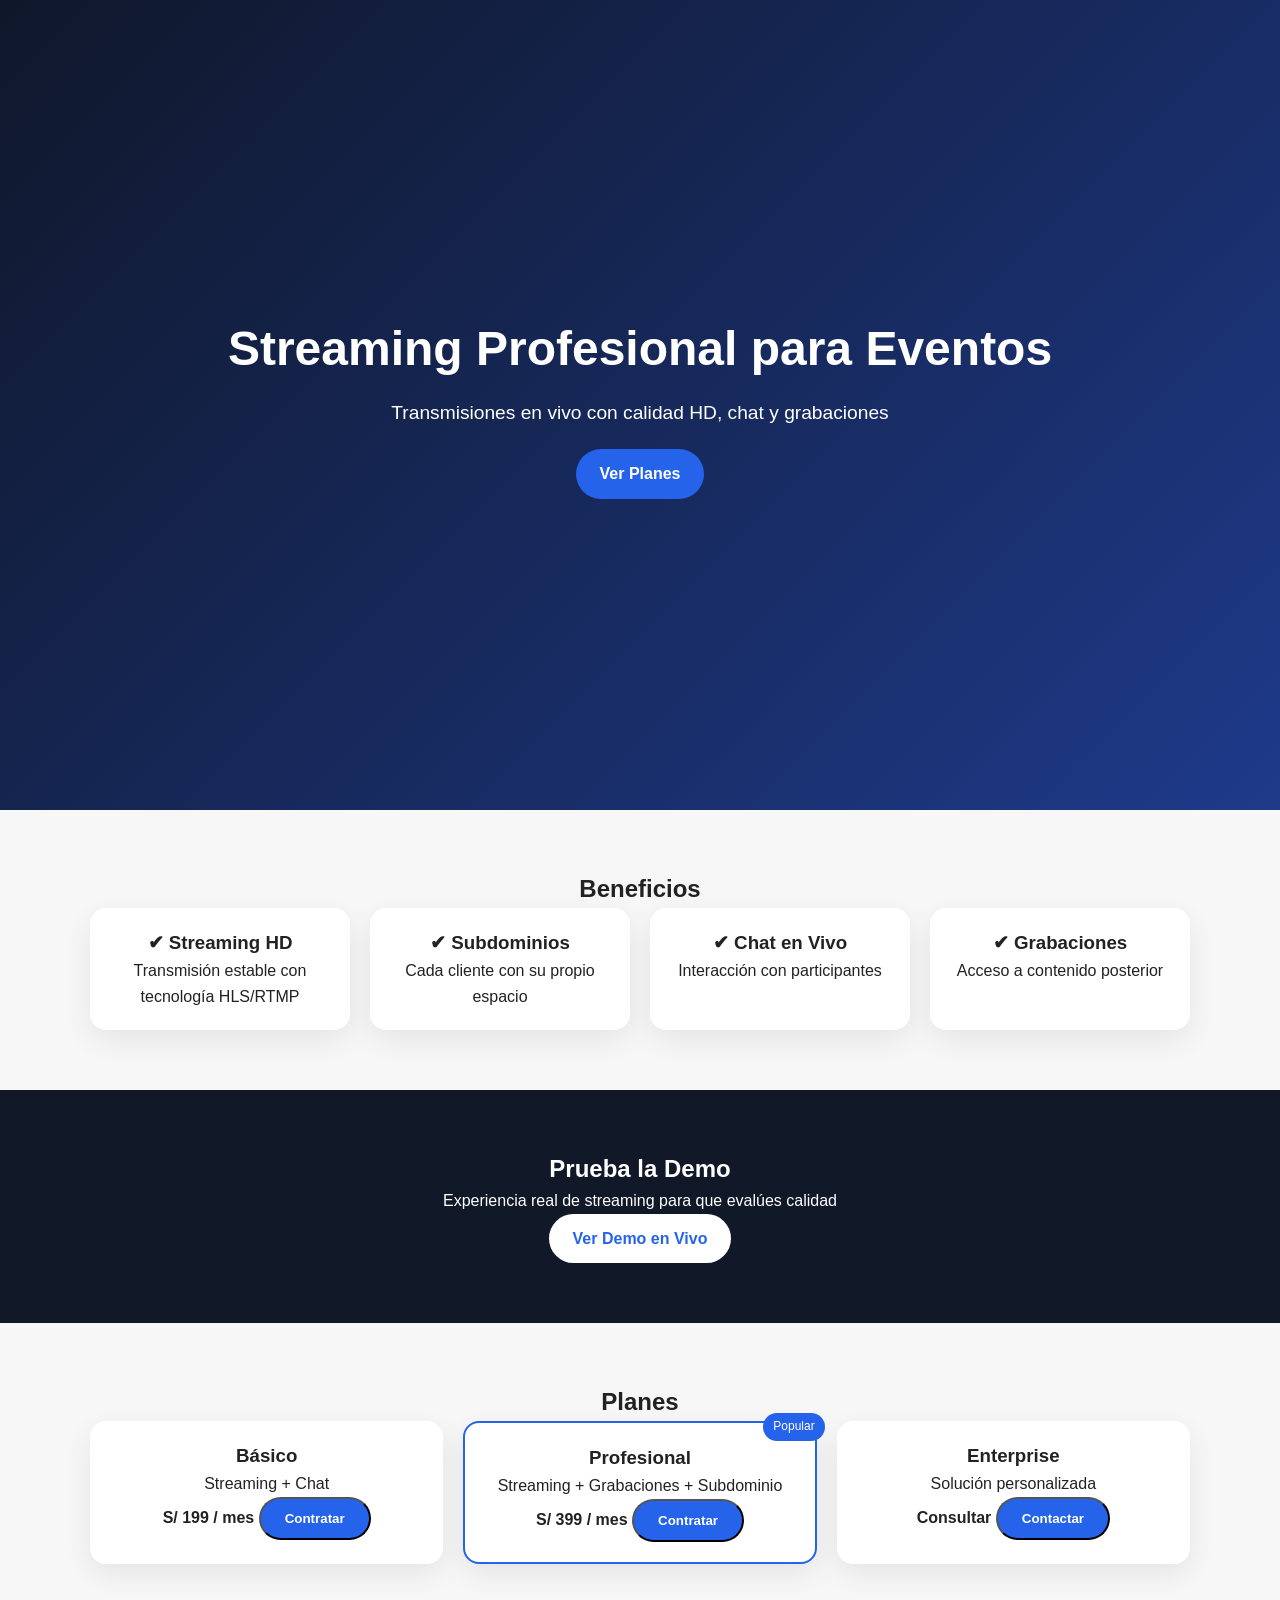
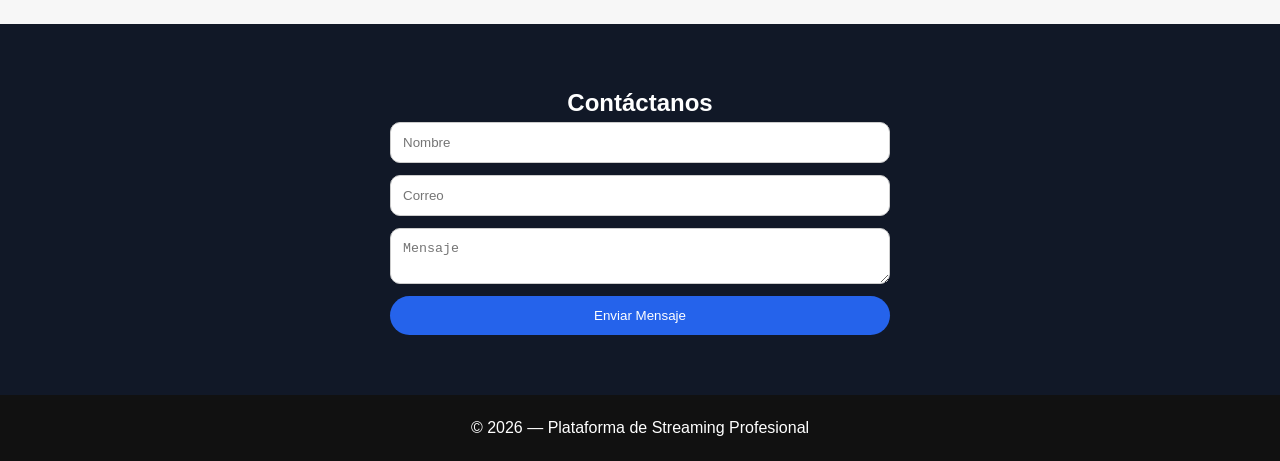
<file: html/index.html>
<!DOCTYPE html>
<html lang="es">
<head>
    <meta charset="UTF-8">
    <meta name="viewport" content="width=device-width, initial-scale=1.0">
    <title>Streaming Profesional | JLA Solutions</title>
    <style>
        /* RESET */
        * {
            margin: 0;
            padding: 0;
            box-sizing: border-box;
        }

        body {
            font-family: 'Segoe UI', sans-serif;
            background: #f7f7f7;
            color: #222;
            line-height: 1.6;
        }

        /* HERO BANNER */
        .hero {
            height: 90vh;
            background: linear-gradient(135deg, #0f172a, #1e3a8a);
            display: flex;
            align-items: center;
            justify-content: center;
            text-align: center;
            color: white;
        }

        .hero h1 {
            font-size: 3rem;
            margin-bottom: 10px;
        }

        .hero p {
            font-size: 1.2rem;
            margin-bottom: 20px;
        }

        /* BOTONES */
        .btn-primary, .btn-secondary {
            display: inline-block;
            padding: 12px 24px;
            border-radius: 50px;
            text-decoration: none;
            font-weight: bold;
            transition: transform 0.2s ease, opacity 0.2s;
        }

        .btn-primary {
            background: #2563eb;
            color: white;
        }

        .btn-secondary {
            background: white;
            color: #2563eb;
        }

        .btn-primary:hover, .btn-secondary:hover {
            transform: scale(1.05);
            opacity: 0.9;
        }

        /* SECCIONES */
        .section {
            padding: 60px 20px;
            text-align: center;
        }

        .section.dark {
            background: #111827;
            color: white;
        }

        /* GRID */
        .grid {
            display: grid;
            grid-template-columns: repeat(auto-fit, minmax(240px, 1fr));
            gap: 20px;
            max-width: 1100px;
            margin: 0 auto;
        }

        .card {
            background: white;
            padding: 20px;
            border-radius: 16px;
            box-shadow: 0 10px 30px rgba(0,0,0,0.08);
            transition: transform 0.2s ease;
        }

        .card:hover {
            transform: translateY(-6px);
        }

        /* PLANES */
        .plan {
            position: relative;
        }

        .plan.popular {
            border: 2px solid #2563eb;
        }

        .badge {
            position: absolute;
            top: -10px;
            right: -10px;
            background: #2563eb;
            color: white;
            padding: 4px 10px;
            border-radius: 20px;
            font-size: 12px;
        }

        /* FORM */
        .form {
            max-width: 500px;
            margin: 0 auto;
            display: grid;
            gap: 12px;
        }

        .form input,
        .form textarea {
            width: 100%;
            padding: 12px;
            border-radius: 10px;
            border: 1px solid #ccc;
        }

        .form button {
            padding: 12px;
            background: #2563eb;
            color: white;
            border: none;
            border-radius: 50px;
            cursor: pointer;
        }

        /* FOOTER */
        footer {
            text-align: center;
            padding: 20px;
            background: #111;
            color: white;
        }

        /* RESPONSIVE */
        @media (max-width: 768px) {
            .hero h1 {
                font-size: 2rem;
            }
        }
    </style>
</head>
<body>

<header class="hero">
    <div>
        <h1>Streaming Profesional para Eventos</h1>
        <p>Transmisiones en vivo con calidad HD, chat y grabaciones</p>
        <a href="#planes" class="btn-primary">Ver Planes</a>
    </div>
</header>

<section id="beneficios" class="section">
    <h2>Beneficios</h2>
    <div class="grid">
        <div class="card">
            <h3>✔ Streaming HD</h3>
            <p>Transmisión estable con tecnología HLS/RTMP</p>
        </div>
        <div class="card">
            <h3>✔ Subdominios</h3>
            <p>Cada cliente con su propio espacio</p>
        </div>
        <div class="card">
            <h3>✔ Chat en Vivo</h3>
            <p>Interacción con participantes</p>
        </div>
        <div class="card">
            <h3>✔ Grabaciones</h3>
            <p>Acceso a contenido posterior</p>
        </div>
    </div>
</section>

<section id="demo" class="section dark">
    <h2>Prueba la Demo</h2>
    <p>Experiencia real de streaming para que evalúes calidad</p>
    <a href="https://demo.jlasoluciones.pe" class="btn-secondary" target="_blank">
        Ver Demo en Vivo
    </a>
</section>

<section id="planes" class="section">
    <h2>Planes</h2>
    <div class="grid">
        <div class="card plan">
            <h3>Básico</h3>
            <p>Streaming + Chat</p>
            <strong>S/ 199 / mes</strong>
            <button class="btn-primary">Contratar</button>
        </div>
        <div class="card plan popular">
            <span class="badge">Popular</span>
            <h3>Profesional</h3>
            <p>Streaming + Grabaciones + Subdominio</p>
            <strong>S/ 399 / mes</strong>
            <button class="btn-primary">Contratar</button>
        </div>
        <div class="card plan">
            <h3>Enterprise</h3>
            <p>Solución personalizada</p>
            <strong>Consultar</strong>
            <button class="btn-primary">Contactar</button>
        </div>
    </div>
</section>

<section id="contacto" class="section dark">
    <h2>Contáctanos</h2>
    <form class="form">
        <input type="text" placeholder="Nombre" required>
        <input type="email" placeholder="Correo" required>
        <textarea placeholder="Mensaje"></textarea>
        <button type="submit">Enviar Mensaje</button>
    </form>
</section>

<footer>
    <p>© 2026 — Plataforma de Streaming Profesional</p>
</footer>

</body>
</html>
</file>
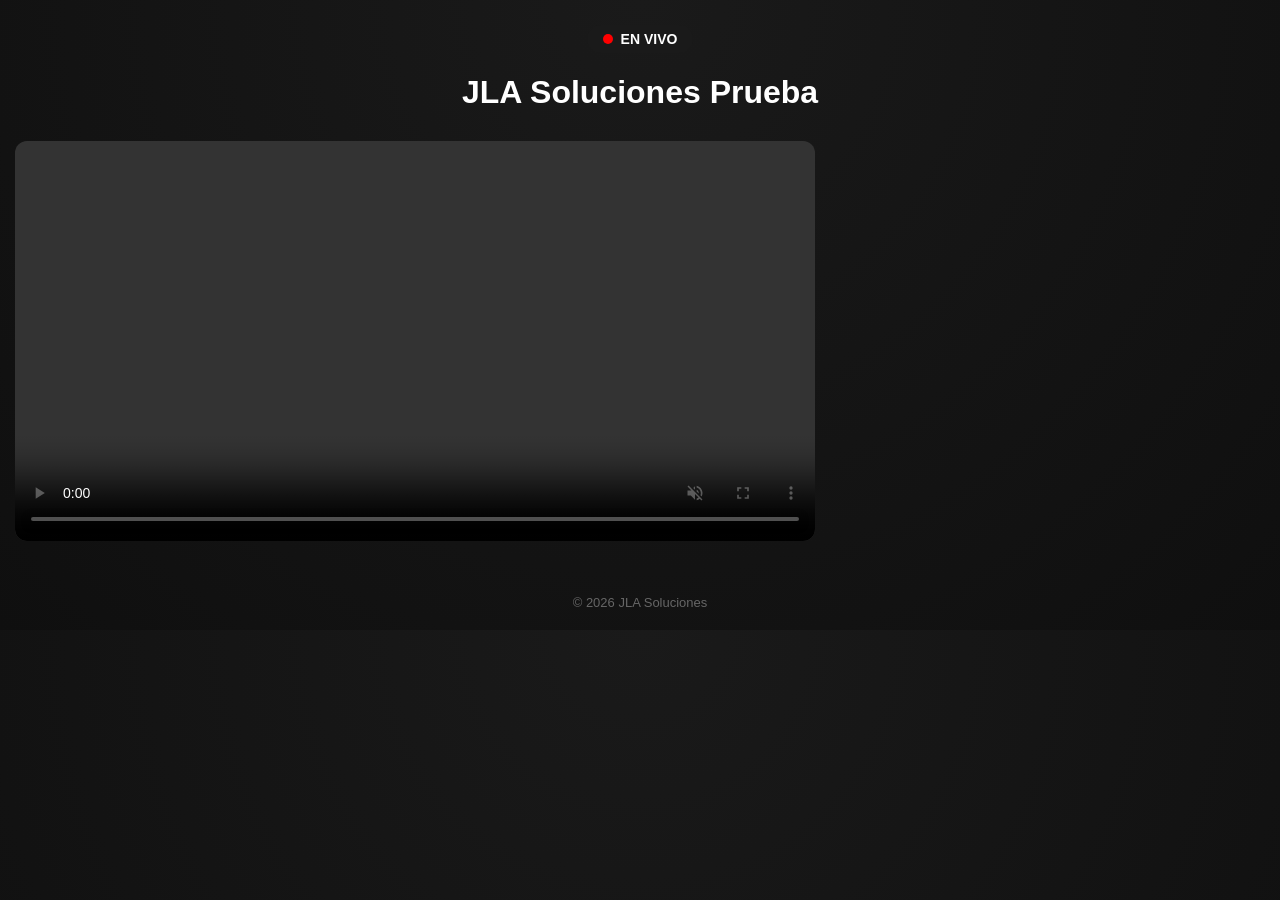
<file: html/index_bk.html>
<!DOCTYPE html>
<html lang="es">
<head>
<meta charset="UTF-8">
<meta name="viewport" content="width=device-width, initial-scale=1.0">
<title>JLA Soluciones - En Vivo</title>

<link href="https://vjs.zencdn.net/8.6.1/video-js.css" rel="stylesheet">

<style>
/* ===== GLOBAL ===== */
body {
    margin: 0;
    font-family: Arial, sans-serif;
    background: radial-gradient(circle at top, #1a1a1a, #0f0f0f);
    color: #fff;
}

/* ===== HEADER ===== */
.header {
    text-align: center;
    margin-top: 25px;
}

.live-badge {
    display: inline-flex;
    align-items: center;
    gap: 8px;
    background: #1a1a1a;
    padding: 6px 16px;
    border-radius: 20px;
    font-weight: bold;
    font-size: 14px;
}

.dot {
    width: 10px;
    height: 10px;
    background: red;
    border-radius: 50%;
    animation: pulse 1.5s infinite;
}

@keyframes pulse {
    0% { opacity: 1; }
    50% { opacity: 0.3; }
    100% { opacity: 1; }
}

/* ===== LAYOUT ===== */
.main-layout {
    max-width: 1300px;
    margin: 30px auto;
    padding: 0 15px;
    display: grid;
    grid-template-columns: 1fr;
}

/* ===== VIDEO ===== */
.video-js {
    width: 100%;
    max-width: 800px;  /* ancho máximo en PC */
    height: auto;      /* altura proporcional */
    margin: 0 auto;    /* centrar horizontalmente */
    border-radius: 12px;
    overflow: hidden;
}

/* Aseguramos que el video interno respete el contenedor */
.video-js .vjs-tech {
    width: 100% !important;
    height: auto !important;
}

/* Móvil: ocupar casi todo el ancho */
@media screen and (max-width: 768px) {
    .video-js {
        max-width: 95%;  /* casi todo el ancho del móvil */
    }
}

/* ===== BOTÓN VOLVER ===== */
.btn-live {
    display: none;
    margin-top: 10px;
    padding: 10px 22px;
    font-size: 14px;
    font-weight: 600;
    background: #e10600;
    border: none;
    border-radius: 30px;
    color: white;
    cursor: pointer;
}

.btn-live:hover {
    background: #ff1a1a;
}

/* ===== CONTENEDOR CENTRADO ===== */
.video-status {
    display: flex;
    flex-direction: column;
    align-items: center;
    margin-top: 15px;
    gap: 8px;
}

/* ===== OFFLINE ===== */
.offline-message {
    color: #ff4444;
    font-weight: bold;
    text-align: center;
}

/* ===== FOOTER ===== */
footer {
    text-align: center;
    margin: 35px 0 20px;
    font-size: 13px;
    color: #666;
}

</style>
</head>

<body>

<div class="header">
    <div class="live-badge">
        <span class="dot"></span> EN VIVO
    </div>
    <h1>JLA Soluciones Prueba</h1>
</div>

<div class="main-layout">

    <!-- VIDEO -->
    <div>
        <video
            id="liveStream"
            class="video-js vjs-big-play-centered"
            controls
            autoplay
            muted
            playsinline
        ></video>

        <div class="video-status">
            <button class="btn-live" onclick="volverAlDirecto()">
                ⏩ VOLVER AL DIRECTO
            </button>
            <div id="offlineMsg"></div>
        </div>
    </div>

</div>

<footer>
© 2026 JLA Soluciones
</footer>

<script src="https://vjs.zencdn.net/8.6.1/video.min.js"></script>

<script>
const player = videojs('liveStream', {
    fluid: true,
    liveui: true,
    autoplay: true,
    muted: true
});

player.src({
    src: 'https://www.jlasoluciones.com/hls/live.m3u8',
    type: 'application/x-mpegURL'
});

player.on('error', function() {
    document.getElementById('offlineMsg').innerHTML =
        "<div class='offline-message'>⚠️ La transmisión no está disponible.</div>";
});

player.on('timeupdate', function () {
    if (player.liveTracker && !player.liveTracker.atLiveEdge()) {
        document.querySelector('.btn-live').style.display = "inline-block";
    } else {
        document.querySelector('.btn-live').style.display = "none";
    }
});

function volverAlDirecto() {
    if (player.liveTracker) {
        player.liveTracker.seekToLiveEdge();
    }
}

/* ===== VIEWERS (HEARTBEAT DEFINITIVO) ===== */
setInterval(() => {
    fetch('/stream/viewer_ping.php');
}, 5000);
</script>

</body>
</html>
</file>
